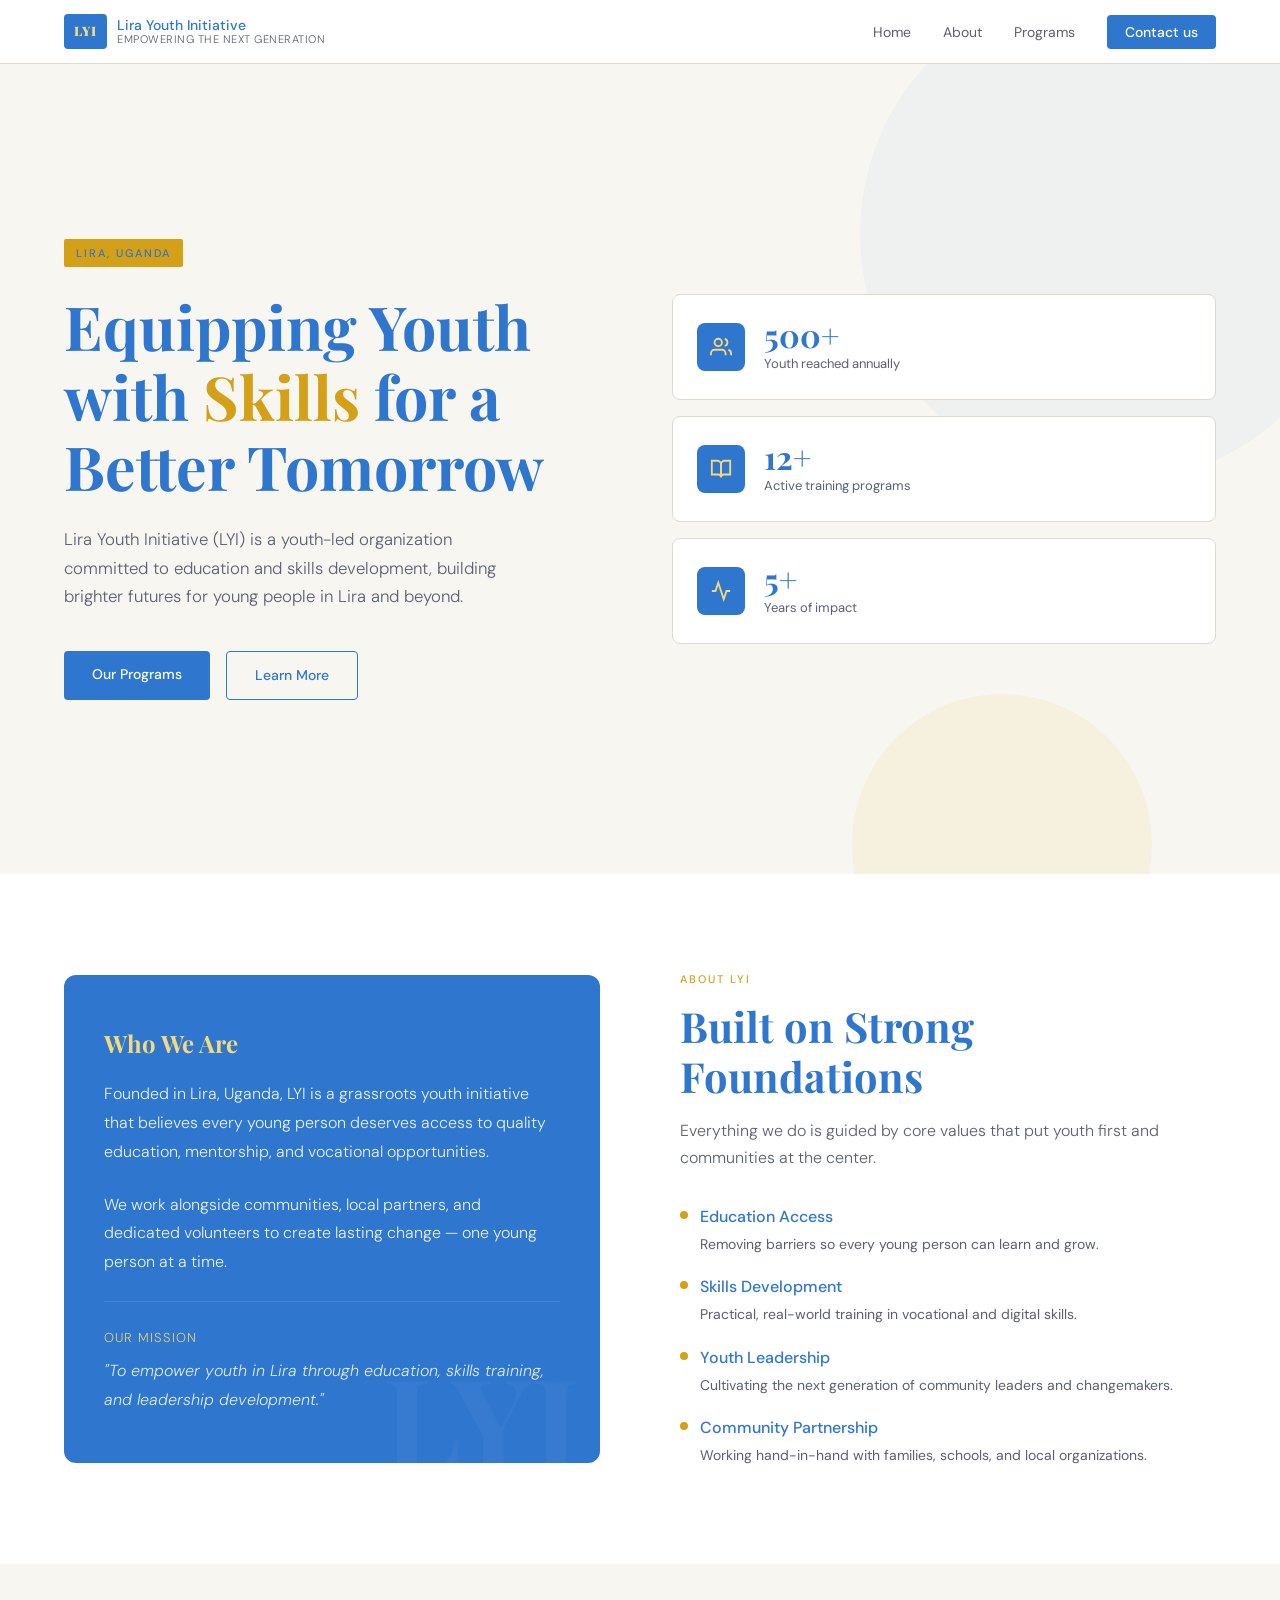
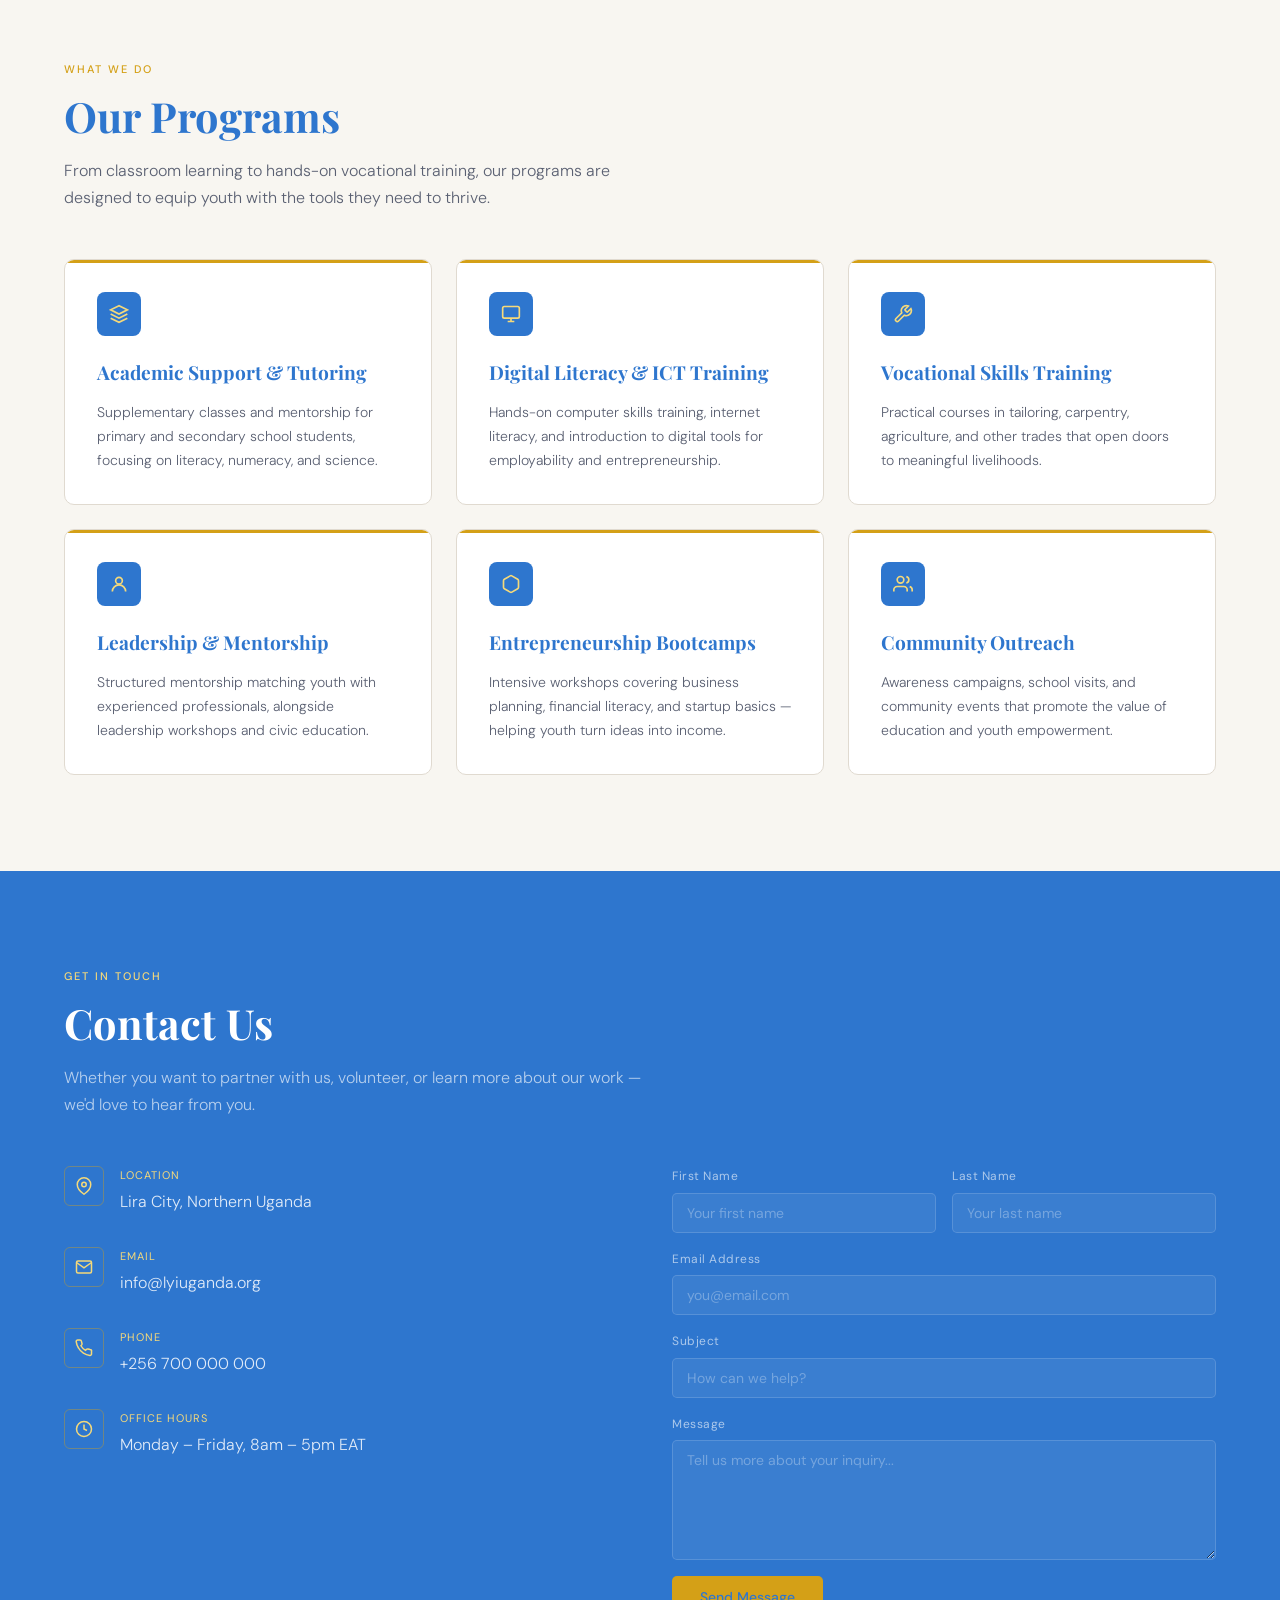
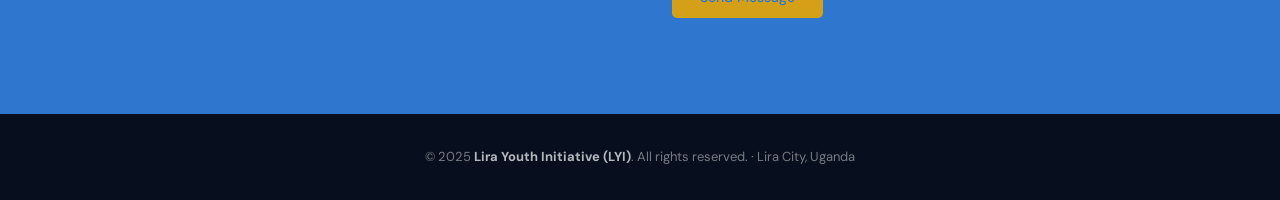
<file: lir.html/kocho osman said. pro/index.html>
<!DOCTYPE html>
<html lang="en">

<head>
    <meta charset="UTF-8" />
    <meta name="viewport" content="width=device-width, initial-scale=1.0" />
    <title>Lira Youth Initiative — LYI</title>
    <link rel="stylesheet" href="style.css">
    <link
        href="https://fonts.googleapis.com/css2?family=Playfair+Display:wght@600;700&family=DM+Sans:wght@300;400;500&display=swap"
        rel="stylesheet" />


</head>

<body>

    <nav>
        <a class="nav-logo" href="#home">
            <div class="logo-badge">LYI</div>
            <div class="logo-text">
                Lira Youth Initiative
                <span>Empowering the next generation</span>
            </div>
        </a>
        <ul class="nav-links">
            <li><a href="#home">Home</a></li>
            <li><a href="#about">About</a></li>
            <li><a href="#programs">Programs</a></li>
            <li><a href="#contact" class="nav-cta">Contact us</a></li>
        </ul>
    </nav>

    <section id="home">
        <div class="hero-text">
            <div class="hero-tag">Lira, Uganda</div>
            <h1>Equipping Youth with <em>Skills</em> for a Better Tomorrow</h1>
            <p>Lira Youth Initiative (LYI) is a youth-led organization committed to education and skills development,
                building brighter futures for young people in Lira and beyond.</p>
            <div class="hero-actions">
                <a href="#programs" class="btn-primary">Our Programs</a>
                <a href="#about" class="btn-outline">Learn More</a>
            </div>
        </div>
        <div class="hero-visual">
            <div class="stat-card">
                <div class="stat-icon">
                    <svg viewBox="0 0 24 24">
                        <path d="M17 21v-2a4 4 0 0 0-4-4H5a4 4 0 0 0-4 4v2" />
                        <circle cx="9" cy="7" r="4" />
                        <path d="M23 21v-2a4 4 0 0 0-3-3.87" />
                        <path d="M16 3.13a4 4 0 0 1 0 7.75" />
                    </svg>
                </div>
                <div>
                    <div class="stat-num">500+</div>
                    <div class="stat-label">Youth reached annually</div>
                </div>
            </div>
            <div class="stat-card">
                <div class="stat-icon">
                    <svg viewBox="0 0 24 24">
                        <path d="M2 3h6a4 4 0 0 1 4 4v14a3 3 0 0 0-3-3H2z" />
                        <path d="M22 3h-6a4 4 0 0 0-4 4v14a3 3 0 0 1 3-3h7z" />
                    </svg>
                </div>
                <div>
                    <div class="stat-num">12+</div>
                    <div class="stat-label">Active training programs</div>
                </div>
            </div>
            <div class="stat-card">
                <div class="stat-icon">
                    <svg viewBox="0 0 24 24">
                        <polyline points="22 12 18 12 15 21 9 3 6 12 2 12" />
                    </svg>
                </div>
                <div>
                    <div class="stat-num">5+</div>
                    <div class="stat-label">Years of impact</div>
                </div>
            </div>
        </div>
    </section>

    <section id="about">
        <div class="about-block">
            <h3>Who We Are</h3>
            <p>Founded in Lira, Uganda, LYI is a grassroots youth initiative that believes every young person deserves
                access to quality education, mentorship, and vocational opportunities.</p>
            <p>We work alongside communities, local partners, and dedicated volunteers to create lasting change — one
                young person at a time.</p>
            <div style="margin-top:1.5rem; border-top: 1px solid rgba(255,255,255,0.1); padding-top:1.5rem;">
                <p
                    style="font-size:13px; color:var(--gold-light); letter-spacing:1px; text-transform:uppercase; margin-bottom:0.5rem;">
                    Our Mission</p>
                <p style="font-size:1rem; font-style:italic; opacity:0.85; margin:0;">"To empower youth in Lira through
                    education, skills training, and leadership development."</p>
            </div>
        </div>
        <div class="about-content">
            <div class="section-tag">About LYI</div>
            <h2 class="section-title">Built on Strong Foundations</h2>
            <p class="section-sub">Everything we do is guided by core values that put youth first and communities at the
                center.</p>
            <div class="pillars">
                <div class="pillar">
                    <div class="pillar-dot"></div>
                    <div class="pillar-text">
                        <strong>Education Access</strong>
                        <span>Removing barriers so every young person can learn and grow.</span>
                    </div>
                </div>
                <div class="pillar">
                    <div class="pillar-dot"></div>
                    <div class="pillar-text">
                        <strong>Skills Development</strong>
                        <span>Practical, real-world training in vocational and digital skills.</span>
                    </div>
                </div>
                <div class="pillar">
                    <div class="pillar-dot"></div>
                    <div class="pillar-text">
                        <strong>Youth Leadership</strong>
                        <span>Cultivating the next generation of community leaders and changemakers.</span>
                    </div>
                </div>
                <div class="pillar">
                    <div class="pillar-dot"></div>
                    <div class="pillar-text">
                        <strong>Community Partnership</strong>
                        <span>Working hand-in-hand with families, schools, and local organizations.</span>
                    </div>
                </div>
            </div>
        </div>
    </section>

    <section id="programs">
        <div class="programs-header">
            <div class="section-tag">What We Do</div>
            <h2 class="section-title">Our Programs</h2>
            <p class="section-sub">From classroom learning to hands-on vocational training, our programs are designed to
                equip youth with the tools they need to thrive.</p>
        </div>
        <div class="programs-grid">
            <div class="program-card">
                <div class="program-icon">
                    <svg viewBox="0 0 24 24">
                        <path d="M12 2L2 7l10 5 10-5-10-5z" />
                        <path d="M2 17l10 5 10-5" />
                        <path d="M2 12l10 5 10-5" />
                    </svg>
                </div>
                <h3>Academic Support &amp; Tutoring</h3>
                <p>Supplementary classes and mentorship for primary and secondary school students, focusing on literacy,
                    numeracy, and science.</p>
            </div>
            <div class="program-card">
                <div class="program-icon">
                    <svg viewBox="0 0 24 24">
                        <rect x="2" y="3" width="20" height="14" rx="2" />
                        <line x1="8" y1="21" x2="16" y2="21" />
                        <line x1="12" y1="17" x2="12" y2="21" />
                    </svg>
                </div>
                <h3>Digital Literacy &amp; ICT Training</h3>
                <p>Hands-on computer skills training, internet literacy, and introduction to digital tools for
                    employability and entrepreneurship.</p>
            </div>
            <div class="program-card">
                <div class="program-icon">
                    <svg viewBox="0 0 24 24">
                        <path
                            d="M14.7 6.3a1 1 0 0 0 0 1.4l1.6 1.6a1 1 0 0 0 1.4 0l3.77-3.77a6 6 0 0 1-7.94 7.94l-6.91 6.91a2.12 2.12 0 0 1-3-3l6.91-6.91a6 6 0 0 1 7.94-7.94l-3.76 3.76z" />
                    </svg>
                </div>
                <h3>Vocational Skills Training</h3>
                <p>Practical courses in tailoring, carpentry, agriculture, and other trades that open doors to
                    meaningful livelihoods.</p>
            </div>
            <div class="program-card">
                <div class="program-icon">
                    <svg viewBox="0 0 24 24">
                        <circle cx="12" cy="8" r="4" />
                        <path d="M20 21a8 8 0 1 0-16 0" />
                    </svg>
                </div>
                <h3>Leadership &amp; Mentorship</h3>
                <p>Structured mentorship matching youth with experienced professionals, alongside leadership workshops
                    and civic education.</p>
            </div>
            <div class="program-card">
                <div class="program-icon">
                    <svg viewBox="0 0 24 24">
                        <path
                            d="M21 16V8a2 2 0 0 0-1-1.73l-7-4a2 2 0 0 0-2 0l-7 4A2 2 0 0 0 3 8v8a2 2 0 0 0 1 1.73l7 4a2 2 0 0 0 2 0l7-4A2 2 0 0 0 21 16z" />
                    </svg>
                </div>
                <h3>Entrepreneurship Bootcamps</h3>
                <p>Intensive workshops covering business planning, financial literacy, and startup basics — helping
                    youth turn ideas into income.</p>
            </div>
            <div class="program-card">
                <div class="program-icon">
                    <svg viewBox="0 0 24 24">
                        <path d="M17 21v-2a4 4 0 0 0-4-4H5a4 4 0 0 0-4 4v2" />
                        <circle cx="9" cy="7" r="4" />
                        <path d="M23 21v-2a4 4 0 0 0-3-3.87M16 3.13a4 4 0 0 1 0 7.75" />
                    </svg>
                </div>
                <h3>Community Outreach</h3>
                <p>Awareness campaigns, school visits, and community events that promote the value of education and
                    youth empowerment.</p>
            </div>
        </div>
    </section>

    <section id="contact">
        <div class="section-tag">Get in Touch</div>
        <h2 class="section-title">Contact Us</h2>
        <p class="section-sub">Whether you want to partner with us, volunteer, or learn more about our work — we'd love
            to hear from you.</p>
        <div class="contact-grid">
            <div class="contact-info">
                <div class="contact-item">
                    <div class="contact-item-icon">
                        <svg viewBox="0 0 24 24">
                            <path d="M21 10c0 7-9 13-9 13s-9-6-9-13a9 9 0 0 1 18 0z" />
                            <circle cx="12" cy="10" r="3" />
                        </svg>
                    </div>
                    <div>
                        <div class="contact-item-label">Location</div>
                        <div class="contact-item-value">Lira City, Northern Uganda</div>
                    </div>
                </div>
                <div class="contact-item">
                    <div class="contact-item-icon">
                        <svg viewBox="0 0 24 24">
                            <path d="M4 4h16c1.1 0 2 .9 2 2v12c0 1.1-.9 2-2 2H4c-1.1 0-2-.9-2-2V6c0-1.1.9-2 2-2z" />
                            <polyline points="22,6 12,13 2,6" />
                        </svg>
                    </div>
                    <div>
                        <div class="contact-item-label">Email</div>
                        <div class="contact-item-value">info@lyiuganda.org</div>
                    </div>
                </div>
                <div class="contact-item">
                    <div class="contact-item-icon">
                        <svg viewBox="0 0 24 24">
                            <path
                                d="M22 16.92v3a2 2 0 0 1-2.18 2 19.79 19.79 0 0 1-8.63-3.07A19.5 19.5 0 0 1 4.69 12 19.79 19.79 0 0 1 1.61 3.5 2 2 0 0 1 3.59 1.3h3a2 2 0 0 1 2 1.72c.127.96.361 1.903.7 2.81a2 2 0 0 1-.45 2.11L7.91 9a16 16 0 0 0 6.09 6.09l1.27-1.27a2 2 0 0 1 2.11-.45c.907.339 1.85.573 2.81.7A2 2 0 0 1 22 16.92z" />
                        </svg>
                    </div>
                    <div>
                        <div class="contact-item-label">Phone</div>
                        <div class="contact-item-value">+256 700 000 000</div>
                    </div>
                </div>
                <div class="contact-item">
                    <div class="contact-item-icon">
                        <svg viewBox="0 0 24 24">
                            <circle cx="12" cy="12" r="10" />
                            <polyline points="12 6 12 12 16 14" />
                        </svg>
                    </div>
                    <div>
                        <div class="contact-item-label">Office Hours</div>
                        <div class="contact-item-value">Monday – Friday, 8am – 5pm EAT</div>
                    </div>
                </div>
            </div>
            <div class="contact-form">
                <div class="form-row">
                    <div class="form-group">
                        <label>First Name</label>
                        <input type="text" placeholder="Your first name" />
                    </div>
                    <div class="form-group">
                        <label>Last Name</label>
                        <input type="text" placeholder="Your last name" />
                    </div>
                </div>
                <div class="form-group">
                    <label>Email Address</label>
                    <input type="email" placeholder="you@email.com" />
                </div>
                <div class="form-group">
                    <label>Subject</label>
                    <input type="text" placeholder="How can we help?" />
                </div>
                <div class="form-group">
                    <label>Message</label>
                    <textarea placeholder="Tell us more about your inquiry..."></textarea>
                </div>
                <button class="btn-gold" type="button">Send Message</button>
            </div>
        </div>
    </section>

    <footer>
        <p>&copy; 2025 <strong>Lira Youth Initiative (LYI)</strong>. All rights reserved. · Lira City, Uganda</p>
    </footer>

</body>

</html>
</file>
<file: lir.html/kocho osman said. pro/style.css>
*,
  *::before,
  *::after {
      box-sizing: border-box;
      margin: 0;
      padding: 0;
  }

  :root {
      --navy: #2e76ce;
      --navy-mid: #163a6b;
      --gold: #D4A017;
      --gold-light: #F5D97A;
      --off-white: #F8F6F1;
      --text: #1A1A2E;
      --muted: #5A6072;
      --border: #E0DAD0;
      --white: #FFFFFF;
  }

  html {
      scroll-behavior: smooth;
  }

  body {
      font-family: 'DM Sans', sans-serif;
      color: var(--text);
      background: var(--white);
      font-size: 16px;
      line-height: 1.7;
  }

  nav {
      position: sticky;
      top: 0;
      background: var(--white);
      border-bottom: 1px solid var(--border);
      z-index: 100;
      padding: 0 5%;
      display: flex;
      align-items: center;
      justify-content: space-between;
      height: 64px;
  }

  .nav-logo {
      display: flex;
      align-items: center;
      gap: 10px;
      text-decoration: none;
  }

  .logo-badge {
      background: var(--navy);
      color: var(--gold-light);
      font-family: 'Playfair Display', serif;
      font-size: 13px;
      font-weight: 900;
      padding: 6px 10px;
      border-radius: 4px;
      letter-spacing: 1px;
  }

  .logo-text {
      font-size: 14px;
      font-weight: 500;
      color: var(--navy);
      line-height: 1.2;
  }

  .logo-text span {
      display: block;
      font-weight: 300;
      color: var(--muted);
      font-size: 11px;
      letter-spacing: 0.5px;
      text-transform: uppercase;
  }

  .nav-links {
      display: flex;
      gap: 2rem;
      list-style: none;
  }

  .nav-links a {
      text-decoration: none;
      color: var(--muted);
      font-size: 14px;
      font-weight: 400;
      transition: color 0.2s;
  }

  .nav-links a:hover {
      color: var(--navy);
  }

  .nav-cta {
      background: var(--navy);
      color: var(--white) !important;
      padding: 8px 18px;
      border-radius: 4px;
      font-weight: 500 !important;
  }

  .nav-cta:hover {
      background: var(--navy-mid);
      color: var(--white) !important;
  }

  #home {
      min-height: 90vh;
      display: grid;
      grid-template-columns: 1fr 1fr;
      align-items: center;
      padding: 0 5%;
      gap: 4rem;
      background: var(--off-white);
      position: relative;
      overflow: hidden;
  }

  #home::before {
      content: '';
      position: absolute;
      right: -80px;
      top: -80px;
      width: 500px;
      height: 500px;
      background: var(--navy);
      border-radius: 50%;
      opacity: 0.04;
  }

  #home::after {
      content: '';
      position: absolute;
      right: 10%;
      bottom: -120px;
      width: 300px;
      height: 300px;
      background: var(--gold);
      border-radius: 50%;
      opacity: 0.08;
  }

  .hero-tag {
      display: inline-block;
      background: var(--gold);
      color: var(--navy);
      font-size: 11px;
      font-weight: 500;
      letter-spacing: 2px;
      text-transform: uppercase;
      padding: 5px 12px;
      border-radius: 2px;
      margin-bottom: 1.5rem;
  }

  .hero-text h1 {
      font-family: 'Playfair Display', serif;
      font-size: clamp(2.4rem, 5vw, 3.8rem);
      font-weight: 700;
      color: var(--navy);
      line-height: 1.15;
      margin-bottom: 1.5rem;
  }

  .hero-text h1 em {
      font-style: normal;
      color: var(--gold);
  }

  .hero-text p {
      font-size: 1.05rem;
      color: var(--muted);
      max-width: 460px;
      margin-bottom: 2.5rem;
      font-weight: 300;
  }

  .hero-actions {
      display: flex;
      gap: 1rem;
      flex-wrap: wrap;
  }

  .btn-primary {
      background: var(--navy);
      color: var(--white);
      padding: 12px 28px;
      border-radius: 4px;
      text-decoration: none;
      font-weight: 500;
      font-size: 14px;
      transition: background 0.2s;
  }

  .btn-primary:hover {
      background: var(--navy-mid);
  }

  .btn-outline {
      border: 1.5px solid var(--navy);
      color: var(--navy);
      padding: 12px 28px;
      border-radius: 4px;
      text-decoration: none;
      font-weight: 500;
      font-size: 14px;
      transition: all 0.2s;
  }

  .btn-outline:hover {
      background: var(--navy);
      color: var(--white);
  }

  .hero-visual {
      display: flex;
      flex-direction: column;
      gap: 1rem;
      position: relative;
      z-index: 1;
  }

  .stat-card {
      background: var(--white);
      border: 1px solid var(--border);
      border-radius: 8px;
      padding: 1.5rem;
      display: flex;
      align-items: center;
      gap: 1.2rem;
  }

  .stat-icon {
      width: 48px;
      height: 48px;
      border-radius: 8px;
      background: var(--navy);
      display: flex;
      align-items: center;
      justify-content: center;
      flex-shrink: 0;
  }

  .stat-icon svg {
      width: 22px;
      height: 22px;
      stroke: var(--gold-light);
      fill: none;
      stroke-width: 2;
  }

  .stat-num {
      font-family: 'Playfair Display', serif;
      font-size: 2rem;
      font-weight: 700;
      color: var(--navy);
      line-height: 1;
  }

  .stat-label {
      font-size: 13px;
      color: var(--muted);
      margin-top: 2px;
  }

  section {
      padding: 6rem 5%;
  }

  .section-tag {
      font-size: 11px;
      font-weight: 500;
      letter-spacing: 2px;
      text-transform: uppercase;
      color: var(--gold);
      margin-bottom: 0.75rem;
  }

  .section-title {
      font-family: 'Playfair Display', serif;
      font-size: clamp(1.8rem, 3.5vw, 2.6rem);
      font-weight: 700;
      color: var(--navy);
      line-height: 1.2;
      margin-bottom: 1rem;
  }

  .section-sub {
      font-size: 1rem;
      color: var(--muted);
      max-width: 600px;
      font-weight: 300;
  }

  #about {
      display: grid;
      grid-template-columns: 1fr 1fr;
      gap: 5rem;
      align-items: center;
  }

  .about-block {
      background: var(--navy);
      border-radius: 12px;
      padding: 3rem 2.5rem;
      color: var(--white);
      position: relative;
      overflow: hidden;
  }

  .about-block::after {
      content: 'LYI';
      position: absolute;
      bottom: -20px;
      right: 20px;
      font-family: 'Playfair Display', serif;
      font-size: 8rem;
      font-weight: 700;
      color: rgba(255, 255, 255, 0.04);
      line-height: 1;
  }

  .about-block h3 {
      font-family: 'Playfair Display', serif;
      font-size: 1.5rem;
      color: var(--gold-light);
      margin-bottom: 1rem;
  }

  .about-block p {
      font-weight: 300;
      line-height: 1.8;
      opacity: 0.9;
      margin-bottom: 1.5rem;
  }

  .pillars {
      display: flex;
      flex-direction: column;
      gap: 1rem;
      margin-top: 2rem;
  }

  .pillar {
      display: flex;
      gap: 0.75rem;
      align-items: flex-start;
  }

  .pillar-dot {
      width: 8px;
      height: 8px;
      background: var(--gold);
      border-radius: 50%;
      margin-top: 8px;
      flex-shrink: 0;
  }

  .pillar-text strong {
      display: block;
      color: var(--navy);
      font-weight: 500;
  }

  .pillar-text span {
      font-size: 14px;
      color: var(--muted);
  }

  #programs {
      background: var(--off-white);
  }

  .programs-header {
      margin-bottom: 3rem;
  }

  .programs-grid {
      display: grid;
      grid-template-columns: repeat(auto-fit, minmax(280px, 1fr));
      gap: 1.5rem;
  }

  .program-card {
      background: var(--white);
      border: 1px solid var(--border);
      border-radius: 10px;
      padding: 2rem;
      transition: box-shadow 0.2s, transform 0.2s;
      position: relative;
      overflow: hidden;
  }

  .program-card::before {
      content: '';
      position: absolute;
      top: 0;
      left: 0;
      right: 0;
      height: 3px;
      background: var(--gold);
  }

  .program-card:hover {
      transform: translateY(-4px);
      box-shadow: 0 12px 32px rgba(11, 37, 69, 0.1);
  }

  .program-icon {
      width: 44px;
      height: 44px;
      background: var(--navy);
      border-radius: 8px;
      display: flex;
      align-items: center;
      justify-content: center;
      margin-bottom: 1.25rem;
  }

  .program-icon svg {
      width: 20px;
      height: 20px;
      stroke: var(--gold-light);
      fill: none;
      stroke-width: 2;
  }

  .program-card h3 {
      font-family: 'Playfair Display', serif;
      font-size: 1.2rem;
      color: var(--navy);
      margin-bottom: 0.75rem;
  }

  .program-card p {
      font-size: 14px;
      color: var(--muted);
      font-weight: 300;
      line-height: 1.7;
  }

  #contact {
      background: var(--navy);
      color: var(--white);
  }

  #contact .section-title {
      color: var(--white);
  }

  #contact .section-sub {
      color: rgba(255, 255, 255, 0.65);
  }

  #contact .section-tag {
      color: var(--gold-light);
  }

  .contact-grid {
      display: grid;
      grid-template-columns: 1fr 1fr;
      gap: 4rem;
      margin-top: 3rem;
      align-items: start;
  }

  .contact-info {
      display: flex;
      flex-direction: column;
      gap: 2rem;
  }

  .contact-item {
      display: flex;
      gap: 1rem;
      align-items: flex-start;
  }

  .contact-item-icon {
      width: 40px;
      height: 40px;
      border: 1px solid rgba(212, 160, 23, 0.4);
      border-radius: 6px;
      display: flex;
      align-items: center;
      justify-content: center;
      flex-shrink: 0;
  }

  .contact-item-icon svg {
      width: 18px;
      height: 18px;
      stroke: var(--gold-light);
      fill: none;
      stroke-width: 2;
  }

  .contact-item-label {
      font-size: 11px;
      text-transform: uppercase;
      letter-spacing: 1px;
      color: var(--gold-light);
      margin-bottom: 3px;
  }

  .contact-item-value {
      color: rgba(255, 255, 255, 0.85);
      font-weight: 300;
  }

  .contact-form {
      display: flex;
      flex-direction: column;
      gap: 1rem;
  }

  .form-row {
      display: grid;
      grid-template-columns: 1fr 1fr;
      gap: 1rem;
  }

  .form-group {
      display: flex;
      flex-direction: column;
      gap: 6px;
  }

  .form-group label {
      font-size: 12px;
      letter-spacing: 0.5px;
      color: rgba(255, 255, 255, 0.6);
  }

  .form-group input,
  .form-group textarea {
      background: rgba(255, 255, 255, 0.06);
      border: 1px solid rgba(255, 255, 255, 0.15);
      color: var(--white);
      padding: 10px 14px;
      border-radius: 5px;
      font-family: 'DM Sans', sans-serif;
      font-size: 14px;
      outline: none;
      transition: border-color 0.2s;
  }

  .form-group input:focus,
  .form-group textarea:focus {
      border-color: var(--gold);
  }

  .form-group input::placeholder,
  .form-group textarea::placeholder {
      color: rgba(255, 255, 255, 0.3);
  }

  .form-group textarea {
      resize: vertical;
      min-height: 120px;
  }

  .btn-gold {
      background: var(--gold);
      color: var(--navy);
      border: none;
      padding: 12px 28px;
      border-radius: 5px;
      font-family: 'DM Sans', sans-serif;
      font-size: 14px;
      font-weight: 500;
      cursor: pointer;
      transition: background 0.2s;
      align-self: flex-start;
  }

  .btn-gold:hover {
      background: var(--gold-light);
  }

  footer {
      background: #070F1E;
      color: rgba(255, 255, 255, 0.45);
      text-align: center;
      padding: 2rem 5%;
      font-size: 13px;
  }

  footer strong {
      color: rgba(255, 255, 255, 0.7);
  }

  @media (max-width: 768px) {
      #home {
          grid-template-columns: 1fr;
          padding-top: 3rem;
          padding-bottom: 3rem;
      }

      #about {
          grid-template-columns: 1fr;
      }

      .contact-grid {
          grid-template-columns: 1fr;
      }

      .form-row {
          grid-template-columns: 1fr;
      }

      .hero-visual {
          display: none;
      }

      .nav-links {
          display: none;
      }
  }
</file>
